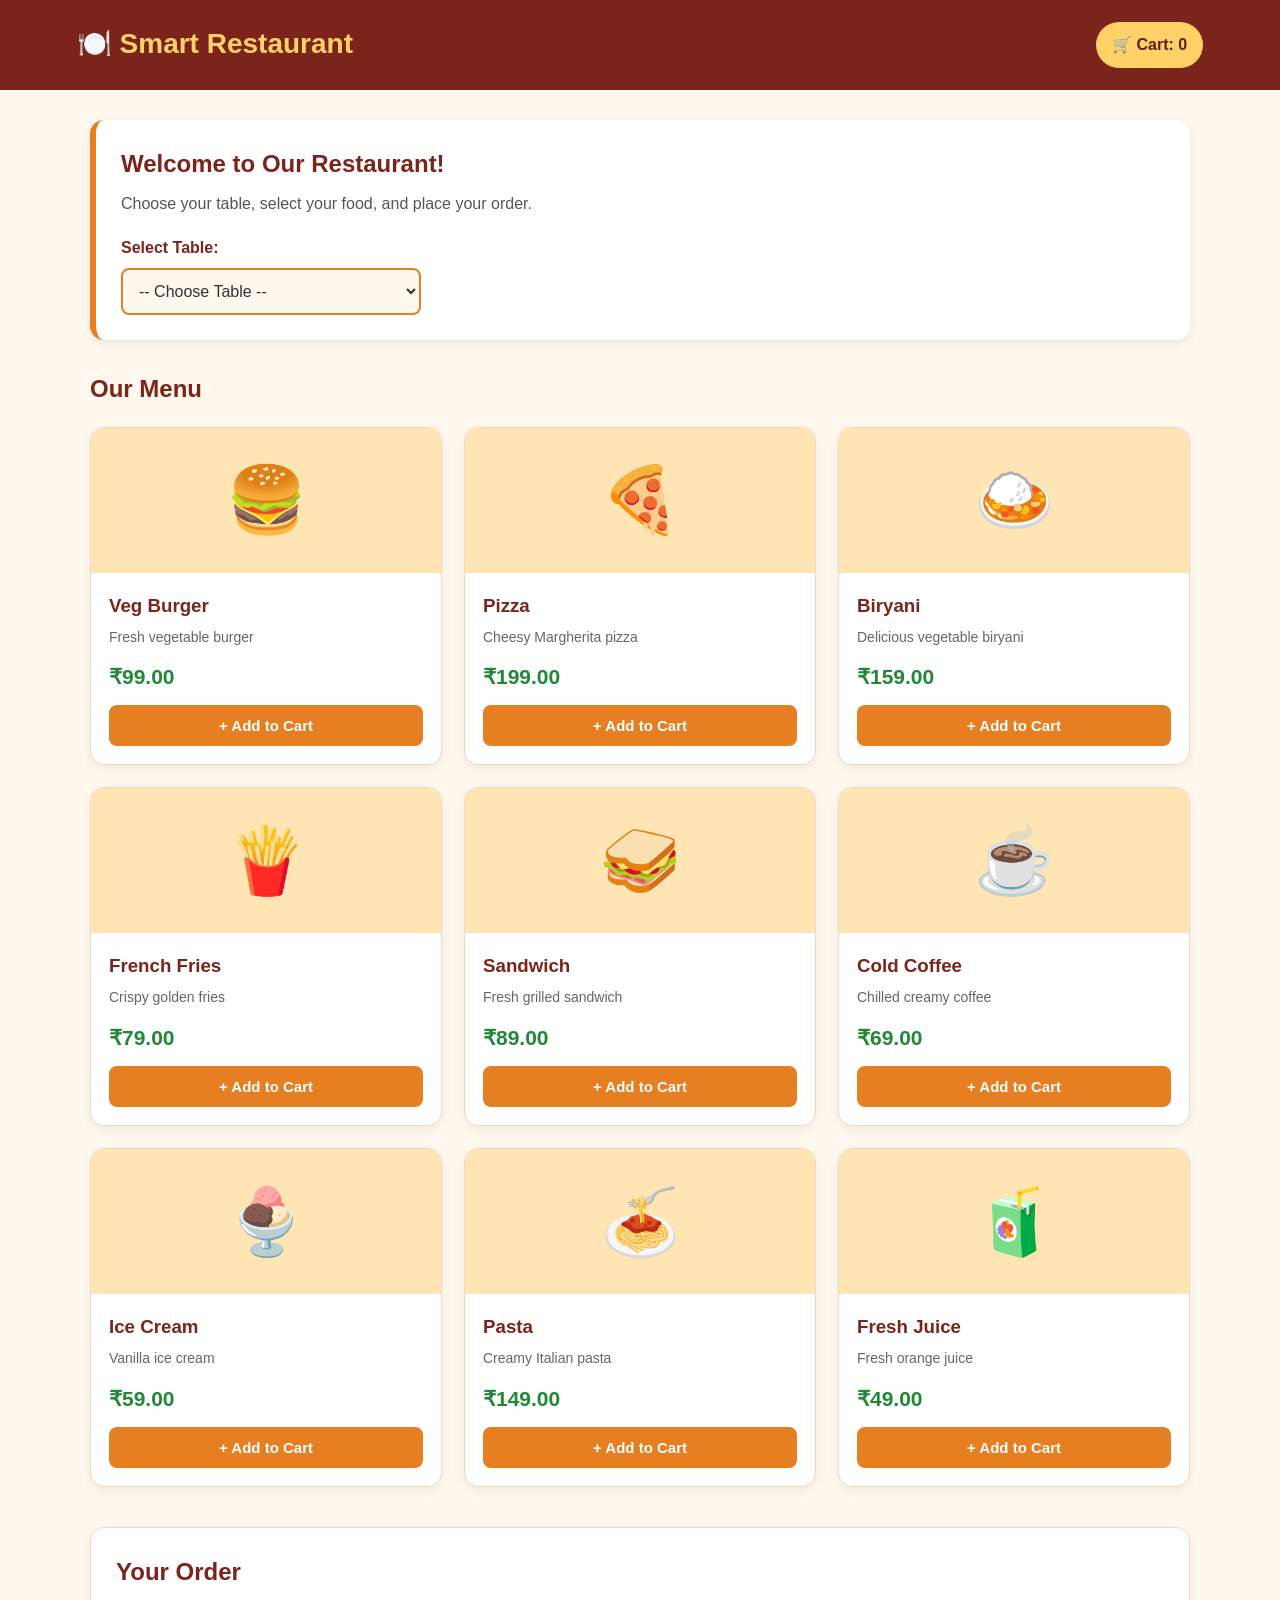
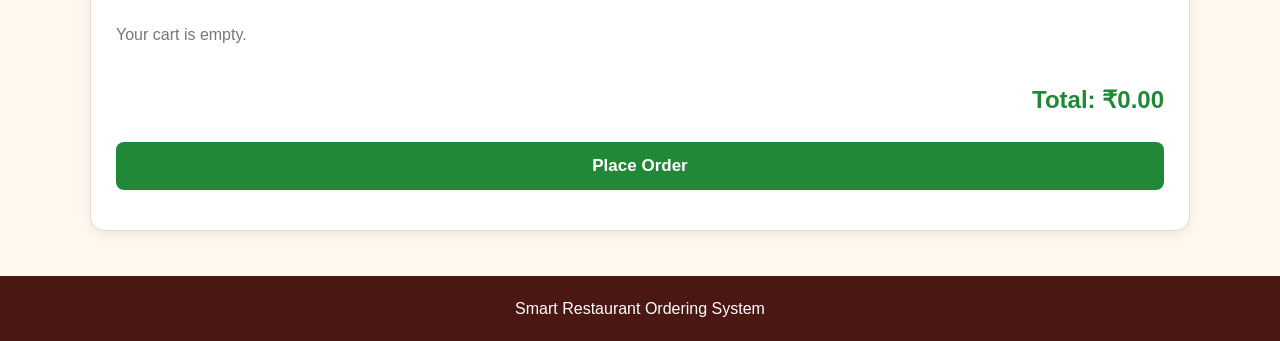
<file: index.html>
<!DOCTYPE html>
<html lang="en">
<head>
    <meta charset="UTF-8">
    <meta name="viewport" content="width=device-width, initial-scale=1.0">
    <title>Smart Restaurant Ordering System</title>
    <link rel="stylesheet" href="style.css">
    <script src="script.js" defer></script>
</head>
<body>

    <header class="header">
        <h1>🍽️ Smart Restaurant</h1>
        <div class="cart-badge">
            🛒 Cart: <span id="cart-count">0</span>
        </div>
    </header>

    <main class="container">

        <section class="welcome">
            <h2>Welcome to Our Restaurant!</h2>
            <p>Choose your table, select your food, and place your order.</p>

            <label for="table-number">Select Table:</label>
            <select id="table-number">
                <option value="">-- Choose Table --</option>
                <option value="1">Table 1</option>
                <option value="2">Table 2</option>
                <option value="3">Table 3</option>
                <option value="4">Table 4</option>
                <option value="5">Table 5</option>
                <option value="6">Table 6</option>
            </select>
        </section>

        <section>
            <h2 class="section-title">Our Menu</h2>
            <div id="menu-list" class="menu-grid"></div>
        </section>

        <section class="cart-section">
            <h2>Your Order</h2>

            <div id="cart-items">
                <p class="empty-cart">Your cart is empty.</p>
            </div>

            <div class="total">
                Total: ₹<span id="total-price">0.00</span>
            </div>

            <button type="button" id="place-order" class="order-btn">
                Place Order
            </button>

            <p id="order-message" role="status" aria-live="polite"></p>
        </section>

    </main>

    <footer>
        <p>Smart Restaurant Ordering System</p>
    </footer>

</body>
</html>
</file>
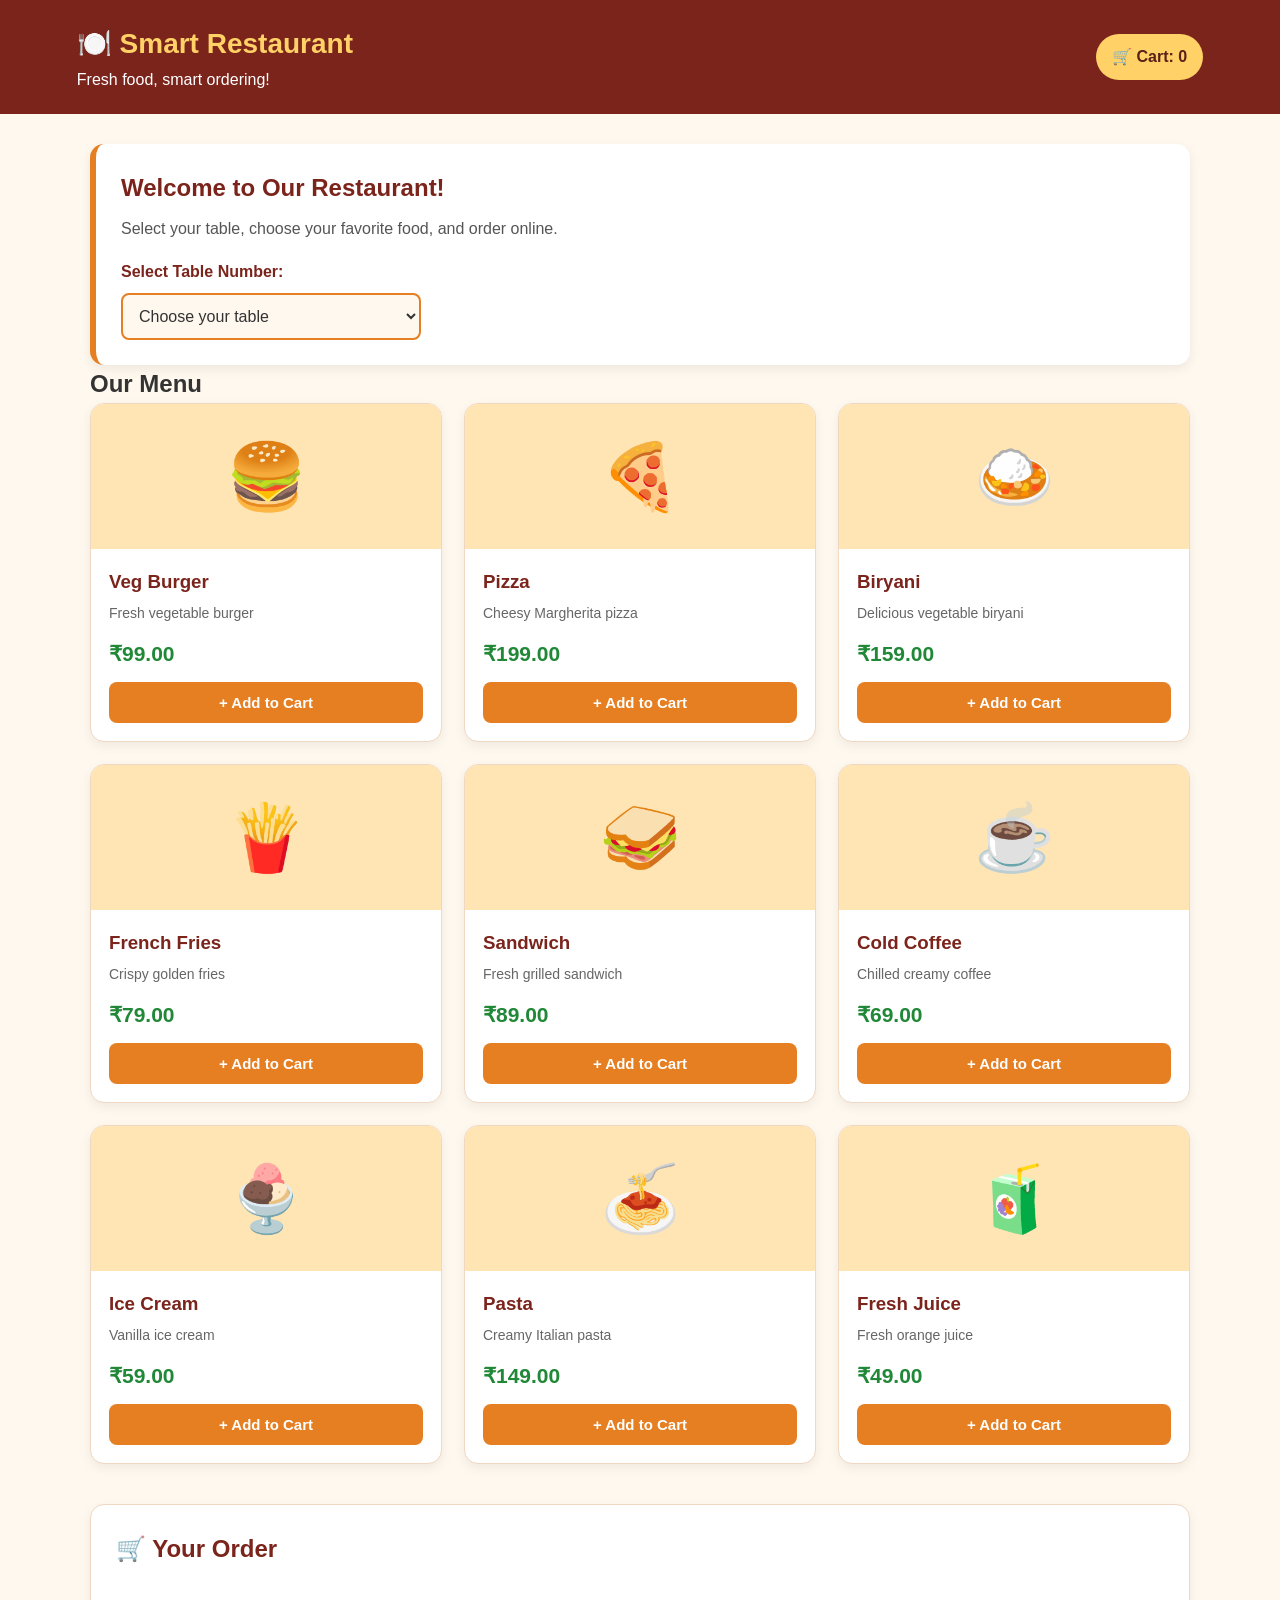
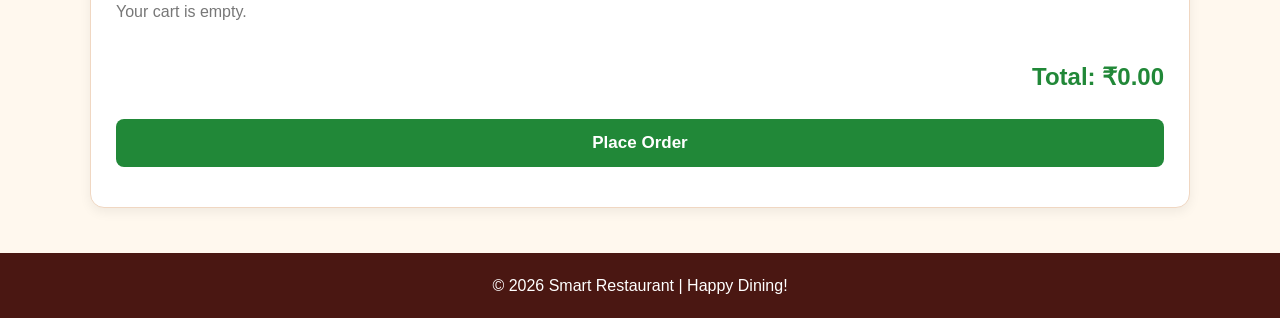
<file: index1.html>
<!DOCTYPE html>
<html lang="en">
<head>
    <meta charset="UTF-8">
    <meta name="viewport" content="width=device-width, initial-scale=1.0">
    <title>Smart Restaurant</title>
    <link rel="stylesheet" href="style.css">
</head>
<body>

    <header class="header">
        <div>
            <h1>🍽️ Smart Restaurant</h1>
            <p>Fresh food, smart ordering!</p>
        </div>
        <div class="cart-badge">
            🛒 Cart: <span id="cart-count">0</span>
        </div>
    </header>

    <main class="container">
        <section class="welcome">
            <h2>Welcome to Our Restaurant!</h2>
            <p>Select your table, choose your favorite food, and order online.</p>

            <label for="table-number">Select Table Number:</label>
            <select id="table-number">
                <option value="">Choose your table</option>
                <option value="1">Table 1</option>
                <option value="2">Table 2</option>
                <option value="3">Table 3</option>
                <option value="4">Table 4</option>
                <option value="5">Table 5</option>
                <option value="6">Table 6</option>
            </select>
        </section>

        <section class="menu-section">
            <h2>Our Menu</h2>

            <div class="menu-grid" id="menu-list"></div>
        </section>

        <section class="cart-section">
            <h2>🛒 Your Order</h2>
            <div id="cart-items">
                <p class="empty-cart">Your cart is empty.</p>
            </div>

            <div class="total">
                Total: ₹<span id="total-price">0.00</span>
            </div>

            <button id="place-order" class="order-btn">
                Place Order
            </button>

            <div id="order-message" role="status" aria-live="polite"></div>
        </section>
    </main>

    <footer>
        <p>© 2026 Smart Restaurant | Happy Dining!</p>
    </footer>

    <script src="script.js"></script>
</body>
</html>
</file>
<file: style.css>
* {
    margin: 0;
    padding: 0;
    box-sizing: border-box;
}

body {
    font-family: Arial, sans-serif;
    background-color: #FFF8EE;
    color: #333333;
    line-height: 1.6;
}

/* Header */
.header {
    background-color: #7B241C;
    color: #FFFFFF;
    padding: 22px 6%;
    display: flex;
    justify-content: space-between;
    align-items: center;
    gap: 15px;
    flex-wrap: wrap;
}

.header h1 {
    color: #FFD166;
    font-size: 28px;
}

.cart-badge {
    background-color: #FFD166;
    color: #5B2018;
    padding: 10px 16px;
    border-radius: 25px;
    font-weight: bold;
}

/* Main container */
.container {
    width: 90%;
    max-width: 1100px;
    margin: 30px auto;
}

/* Welcome section */
.welcome {
    background-color: #FFFFFF;
    color: #333333;
    padding: 25px;
    border-radius: 14px;
    border-left: 6px solid #E67E22;
    box-shadow: 0 4px 12px #00000012;
}

.welcome h2 {
    color: #7B241C;
    margin-bottom: 8px;
}

.welcome p {
    color: #555555;
}

.welcome label {
    display: block;
    margin-top: 18px;
    color: #7B241C;
    font-weight: bold;
}

/* Table selection */
select {
    width: 100%;
    max-width: 300px;
    padding: 12px;
    margin-top: 8px;
    border: 2px solid #E67E22;
    border-radius: 8px;
    background-color: #FFF8EE;
    color: #333333;
    font-size: 16px;
}

/* Section headings */
.section-title,
.cart-section h2 {
    color: #7B241C;
    margin-bottom: 18px;
}

.section-title {
    margin-top: 30px;
}

/* Food menu grid */
.menu-grid {
    display: grid;
    grid-template-columns: repeat(3, minmax(0, 1fr));
    gap: 22px;
}

/* Food cards */
.food-card {
    background-color: #FFFFFF;
    color: #333333;
    border: 1px solid #F0D7C2;
    border-radius: 14px;
    overflow: hidden;
    box-shadow: 0 4px 12px #00000010;
    transition: transform 0.2s, box-shadow 0.2s;
}

.food-card:hover {
    transform: translateY(-5px);
    box-shadow: 0 8px 18px #7B241C20;
}

/* Food image background */
.food-image {
    height: 145px;
    display: flex;
    justify-content: center;
    align-items: center;
    background-color: #FFE5B4;
    font-size: 65px;
}

/* Food details */
.food-info {
    padding: 18px;
}

.food-info h3 {
    color: #7B241C;
    margin-bottom: 5px;
}

.food-info p {
    color: #666666;
    font-size: 14px;
}

.price {
    display: block;
    color: #218838;
    font-size: 21px;
    font-weight: bold;
    margin: 12px 0;
}

/* Add to cart button */
.add-btn {
    width: 100%;
    background-color: #E67E22;
    color: #FFFFFF;
    border: none;
    padding: 12px;
    border-radius: 8px;
    font-size: 15px;
    font-weight: bold;
    cursor: pointer;
}

.add-btn:hover {
    background-color: #BA6015;
}

/* Shopping cart */
.cart-section {
    margin-top: 40px;
    background-color: #FFFFFF;
    color: #333333;
    padding: 25px;
    border: 1px solid #F0D7C2;
    border-radius: 14px;
    box-shadow: 0 4px 12px #00000010;
}

.cart-section h2 {
    color: #7B241C;
}

.cart-item {
    display: flex;
    justify-content: space-between;
    align-items: center;
    gap: 12px;
    padding: 14px 0;
    border-bottom: 1px solid #F0D7C2;
}

.item-details {
    flex: 1;
}

.item-details strong {
    color: #7B241C;
}

.item-details small {
    color: #666666;
}

.quantity-controls {
    display: flex;
    align-items: center;
    gap: 10px;
}

.quantity-controls span {
    color: #333333;
    font-weight: bold;
}

.quantity-controls button {
    width: 32px;
    height: 32px;
    background-color: #FCE4D6;
    color: #7B241C;
    border: 1px solid #E67E22;
    border-radius: 6px;
    font-size: 18px;
    font-weight: bold;
    cursor: pointer;
}

.quantity-controls button:hover {
    background-color: #E67E22;
    color: #FFFFFF;
}

/* Empty cart */
.empty-cart {
    color: #777777;
    padding: 12px 0;
}

/* Total bill */
.total {
    text-align: right;
    margin: 22px 0;
    color: #218838;
    font-size: 24px;
    font-weight: bold;
}

/* Place order button */
.order-btn {
    width: 100%;
    padding: 14px;
    background-color: #218838;
    color: #FFFFFF;
    border: none;
    border-radius: 8px;
    font-size: 17px;
    font-weight: bold;
    cursor: pointer;
}

.order-btn:hover {
    background-color: #17692A;
}

/* Order confirmation */
#order-message {
    margin-top: 15px;
    color: #17692A;
    font-weight: bold;
    overflow-wrap: anywhere;
}

/* Footer */
footer {
    margin-top: 45px;
    padding: 20px;
    background-color: #4A1712;
    color: #FFFFFF;
    text-align: center;
}

/* Keyboard accessibility */
button:focus-visible,
select:focus-visible {
    outline: 3px solid #2677C9;
    outline-offset: 3px;
}

/* Tablet screen */
@media (max-width: 800px) {
    .menu-grid {
        grid-template-columns: repeat(2, minmax(0, 1fr));
    }
}

/* Mobile screen */
@media (max-width: 520px) {
    .menu-grid {
        grid-template-columns: 1fr;
    }

    .header h1 {
        font-size: 22px;
    }

    .container {
        width: 94%;
    }

    .cart-item {
        flex-wrap: wrap;
    }
}
</file>
